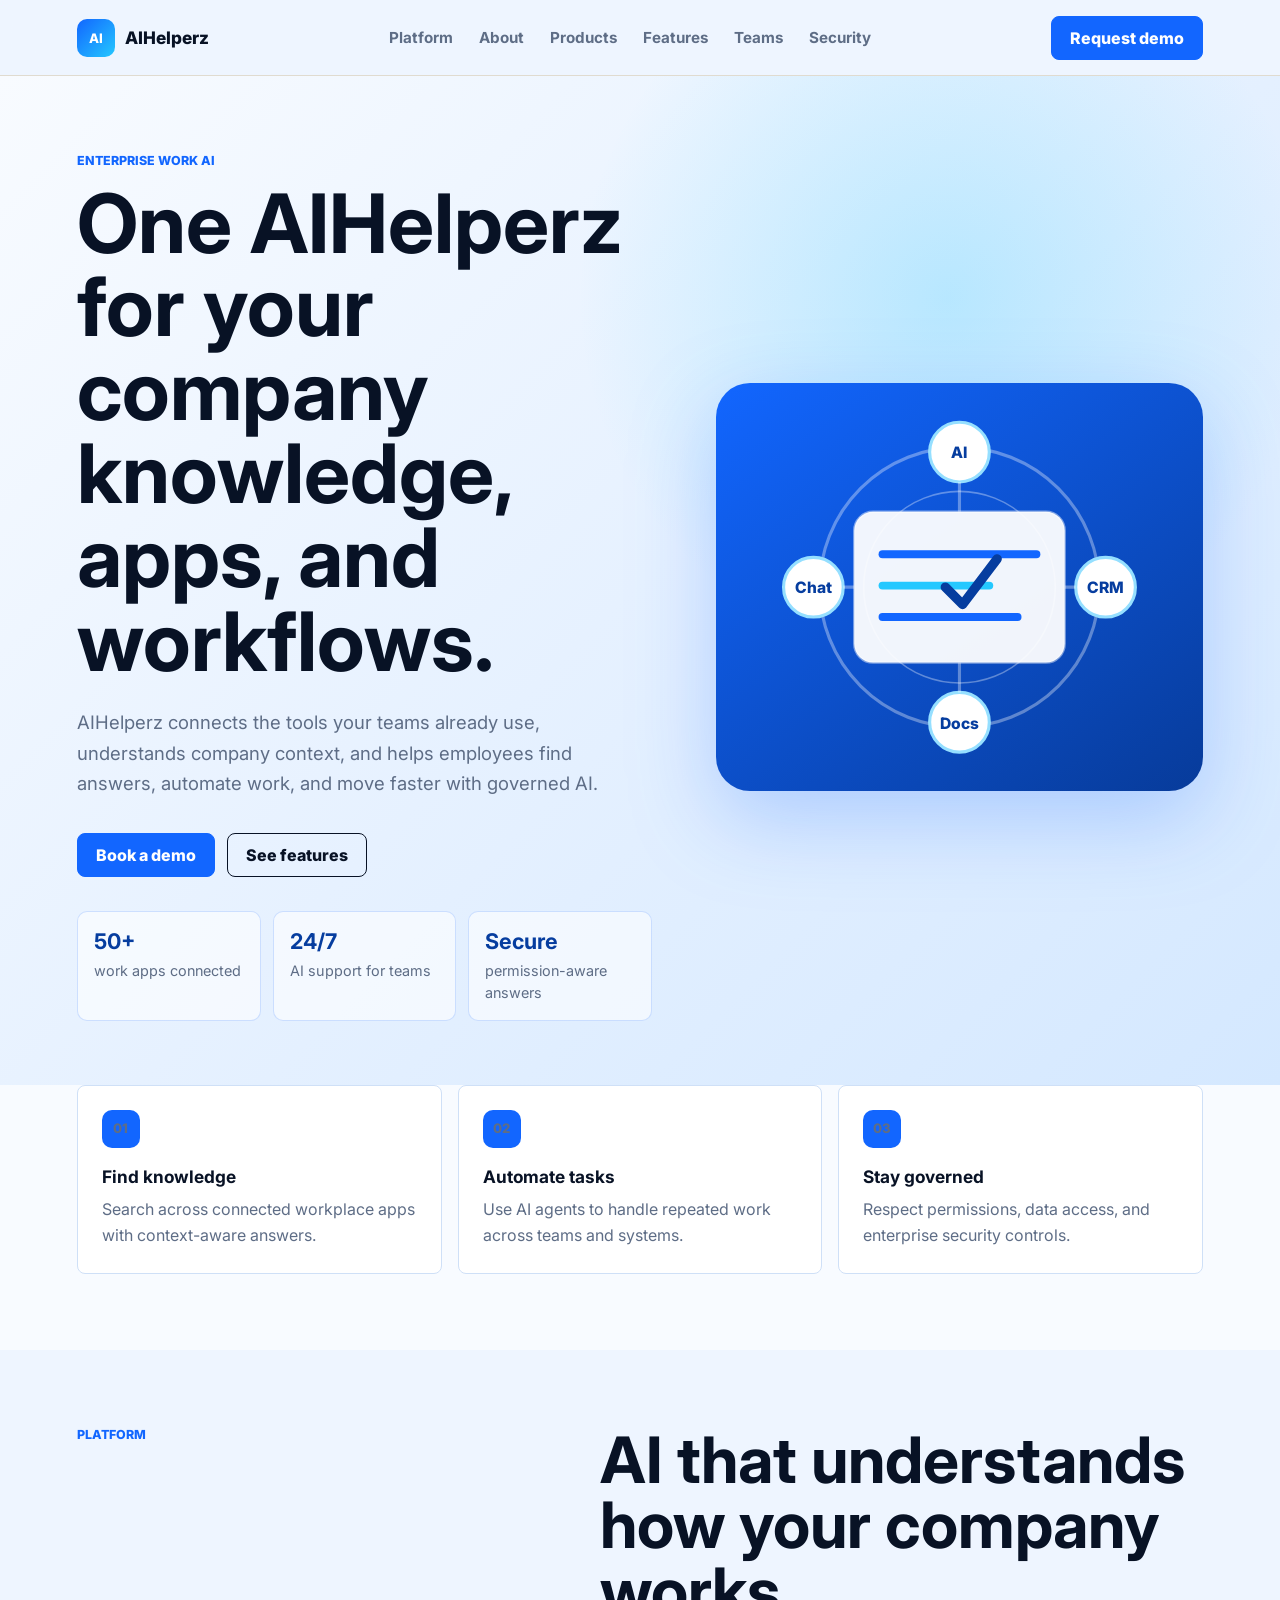
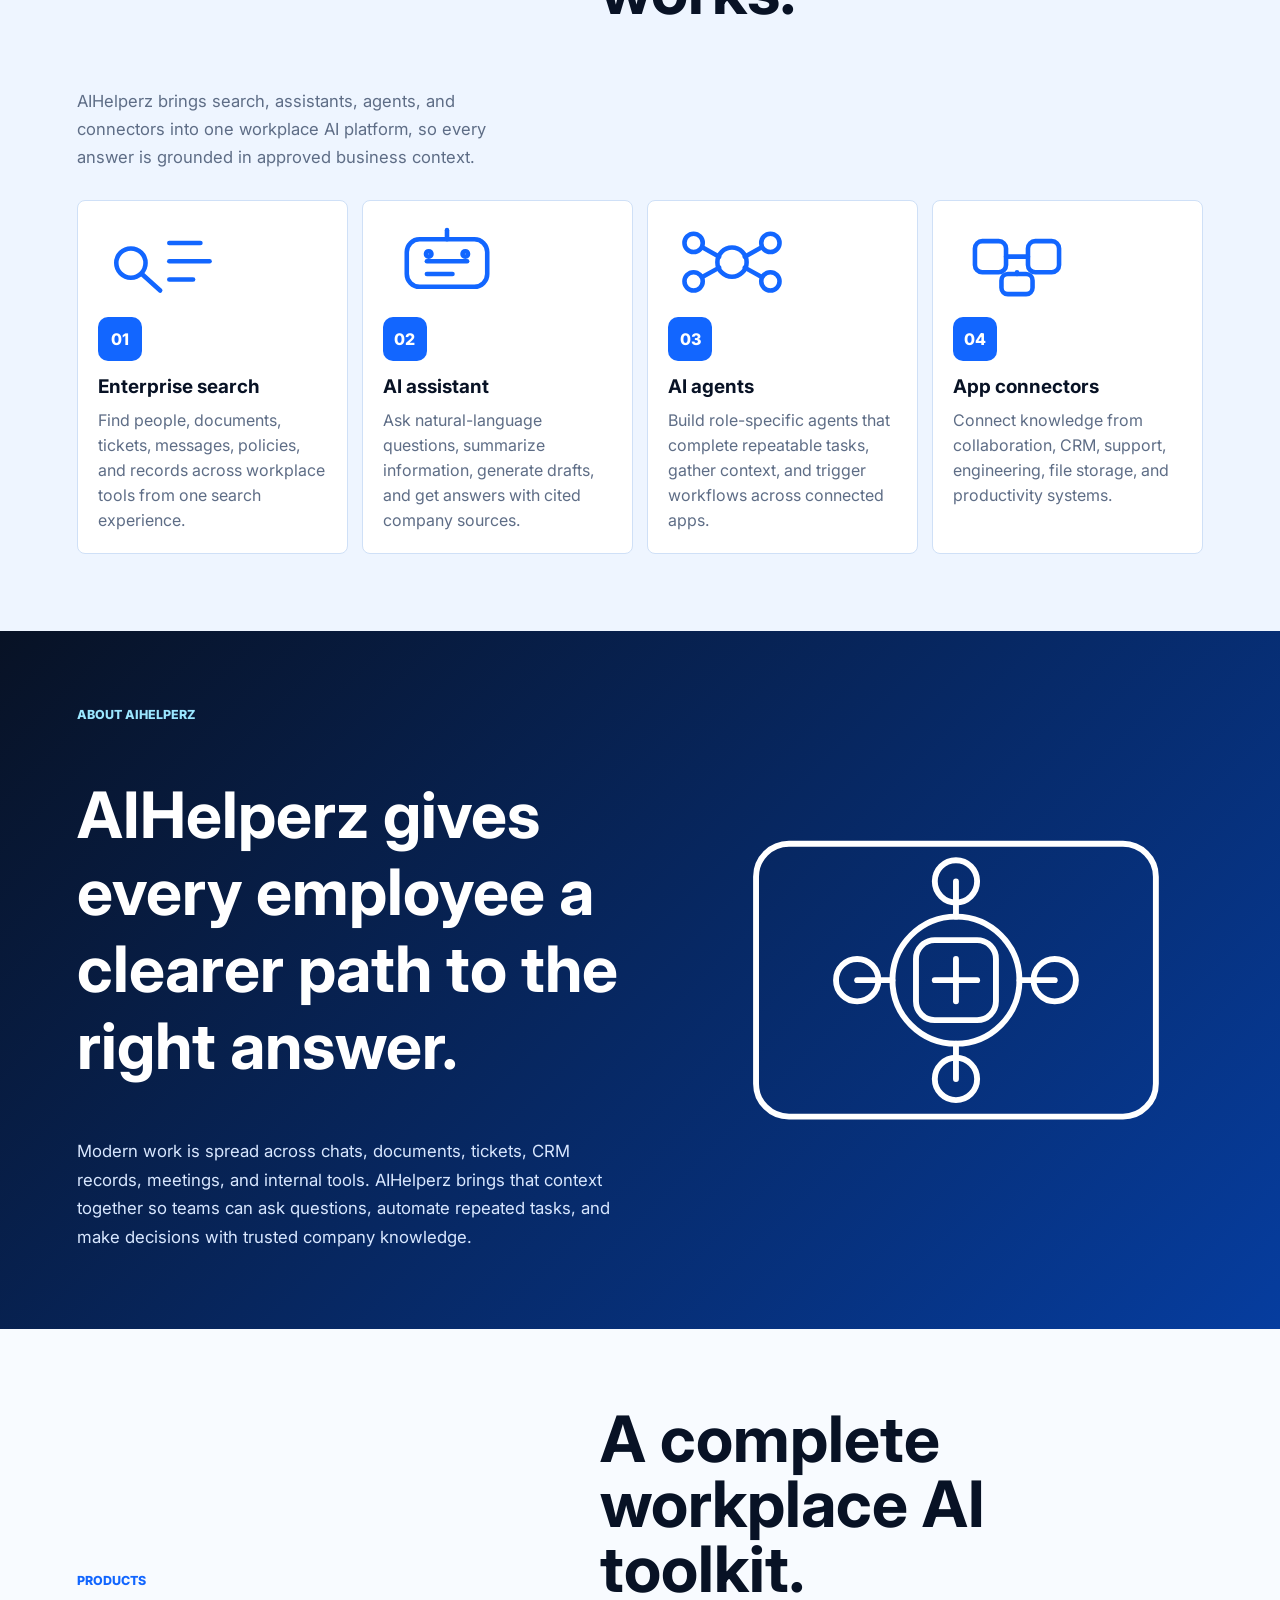
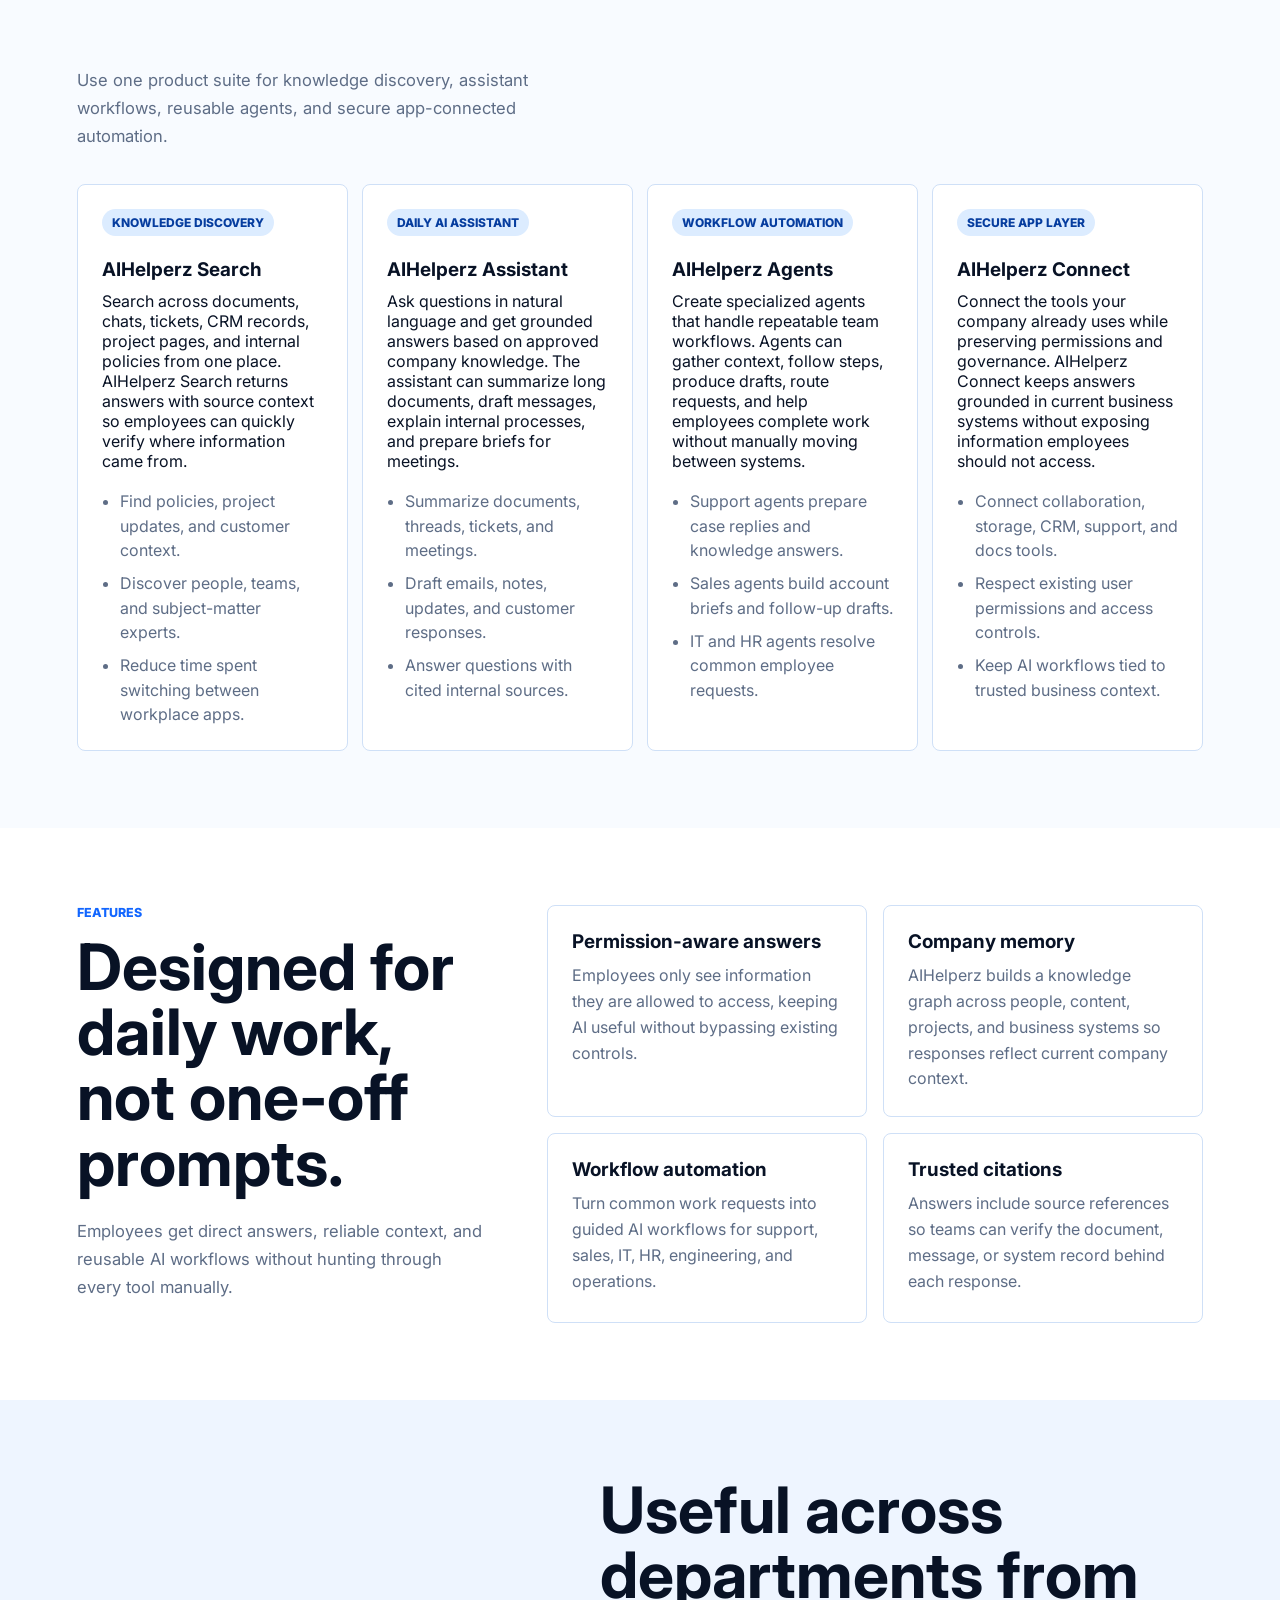
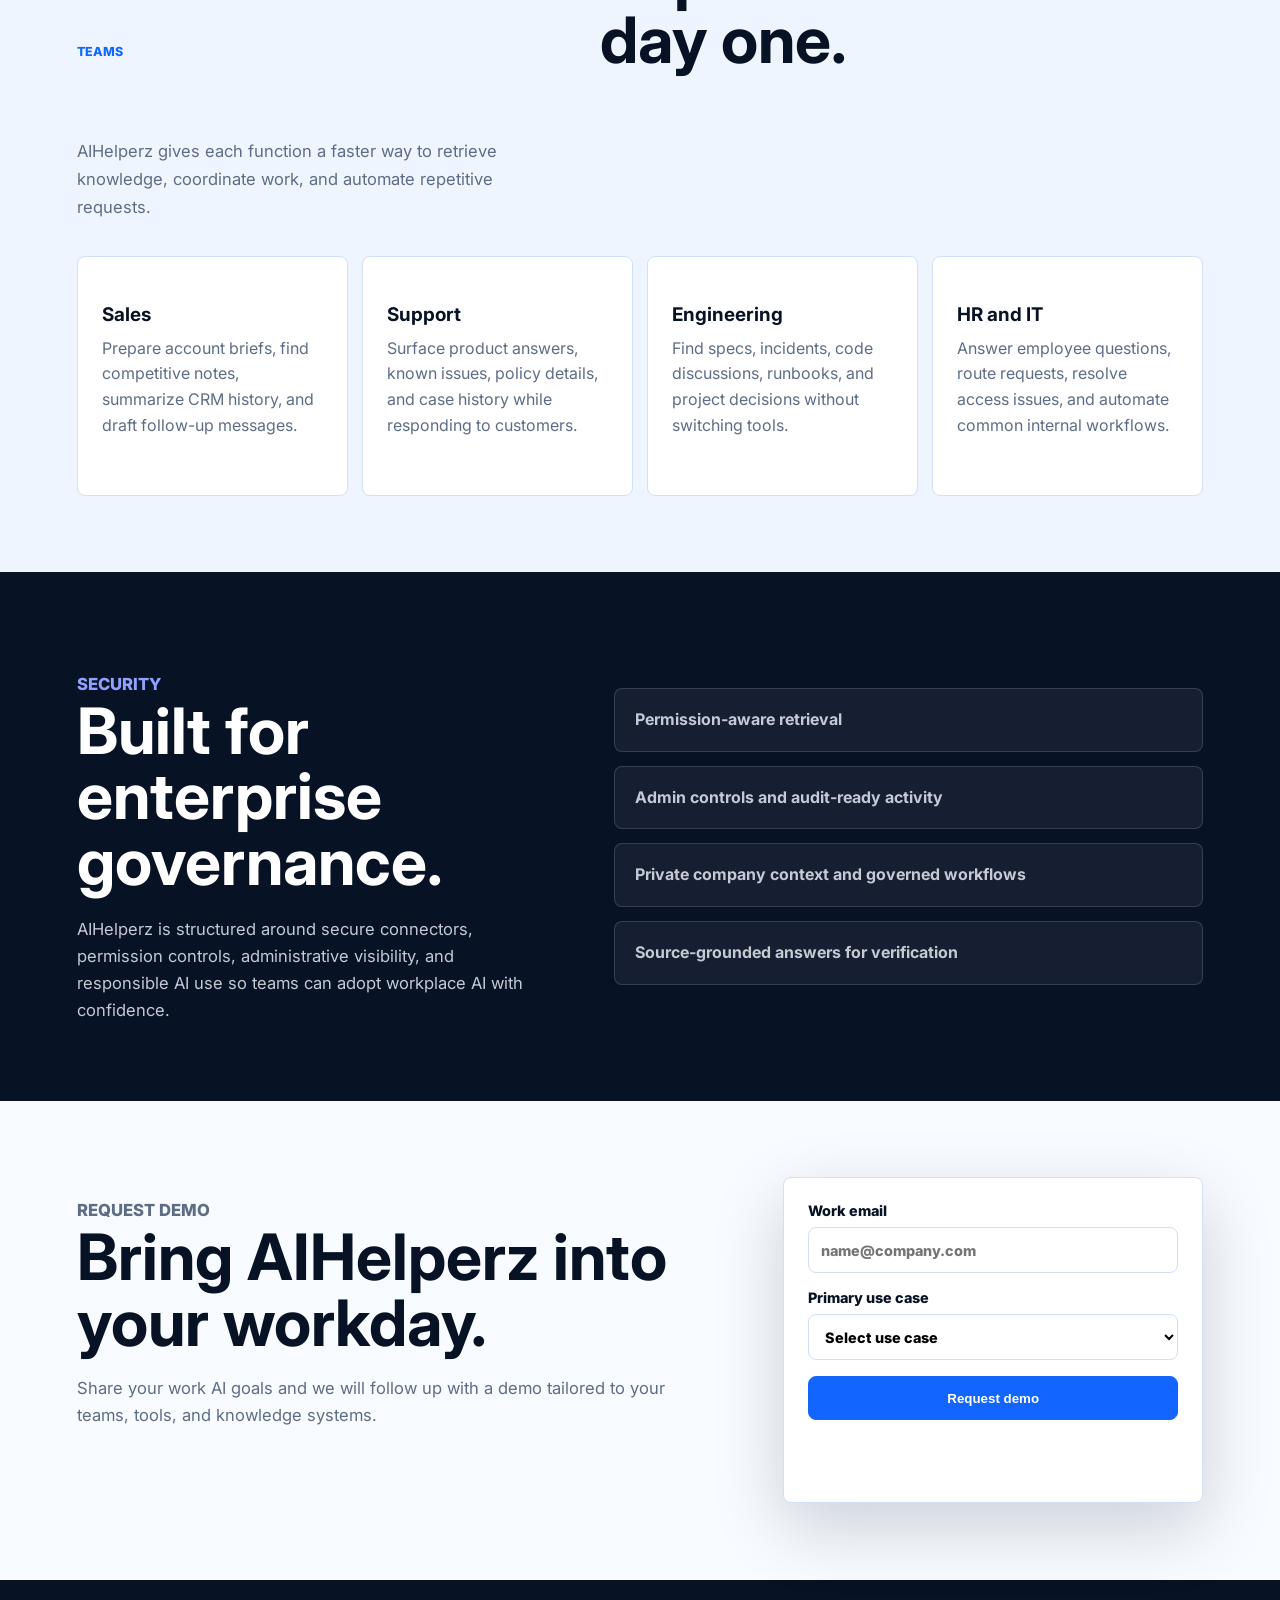
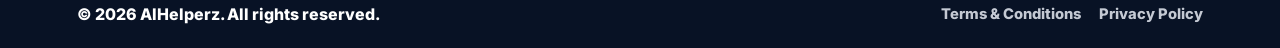
<file: index.html>
<!DOCTYPE html>
<html lang="en">
<head>
  <meta charset="UTF-8">
  <meta name="viewport" content="width=device-width, initial-scale=1.0">
  <title>AIHelperz | Work AI for Every Team</title>
  <link rel="preconnect" href="https://fonts.googleapis.com">
  <link rel="preconnect" href="https://fonts.gstatic.com" crossorigin>
  <link href="https://fonts.googleapis.com/css2?family=Inter:wght@400;500;600;700;800&display=swap" rel="stylesheet">
  <link rel="stylesheet" href="styles.css">
</head>
<body>
  <header class="site-header">
    <a class="brand" href="#top" aria-label="AIHelperz home">
      <span class="brand-mark">AI</span>
      <span>AIHelperz</span>
    </a>
    <nav class="main-nav" aria-label="Primary navigation">
      <a href="#platform">Platform</a>
      <a href="#about">About</a>
      <a href="#products">Products</a>
      <a href="#features">Features</a>
      <a href="#teams">Teams</a>
      <a href="#security">Security</a>
    </nav>
    <a class="header-action" href="#contact">Request demo</a>
  </header>

  <main id="top">
    <section class="hero">
      <div class="hero-copy">
        <p class="eyebrow">Enterprise work AI</p>
        <h1>One AIHelperz for your company knowledge, apps, and workflows.</h1>
        <p class="hero-lede">
          AIHelperz connects the tools your teams already use, understands company context, and helps employees find answers, automate work, and move faster with governed AI.
        </p>
        <div class="hero-actions">
          <a class="primary-button" href="#contact">Book a demo</a>
          <a class="secondary-button" href="#features">See features</a>
        </div>
        <div class="hero-stats" aria-label="AIHelperz highlights">
          <article>
            <strong>50+</strong>
            <span>work apps connected</span>
          </article>
          <article>
            <strong>24/7</strong>
            <span>AI support for teams</span>
          </article>
          <article>
            <strong>Secure</strong>
            <span>permission-aware answers</span>
          </article>
        </div>
      </div>

      <div class="hero-art" aria-label="AIHelperz blue product illustration">
        <svg viewBox="0 0 620 520" role="img" aria-label="AIHelperz connects people, apps, and knowledge through AI">
          <rect class="art-bg" x="0" y="0" width="620" height="520" rx="34"></rect>
          <circle class="art-orbit" cx="310" cy="260" r="178"></circle>
          <circle class="art-orbit thin" cx="310" cy="260" r="122"></circle>
          <rect class="art-panel" x="176" y="164" width="268" height="192" rx="24"></rect>
          <path class="art-line" d="M212 218h196"></path>
          <path class="art-line short" d="M212 258h136"></path>
          <path class="art-line" d="M212 298h172"></path>
          <circle class="art-node" cx="310" cy="88" r="38"></circle>
          <circle class="art-node" cx="496" cy="260" r="38"></circle>
          <circle class="art-node" cx="310" cy="432" r="38"></circle>
          <circle class="art-node" cx="124" cy="260" r="38"></circle>
          <path class="art-connector" d="M310 126v38"></path>
          <path class="art-connector" d="M458 260h-14"></path>
          <path class="art-connector" d="M310 394v-38"></path>
          <path class="art-connector" d="M162 260h14"></path>
          <path class="art-spark" d="M292 260l22 22 44-58"></path>
          <text x="310" y="96" text-anchor="middle">AI</text>
          <text x="496" y="268" text-anchor="middle">CRM</text>
          <text x="310" y="440" text-anchor="middle">Docs</text>
          <text x="124" y="268" text-anchor="middle">Chat</text>
        </svg>
      </div>
    </section>

    <section class="trust-band" aria-label="AIHelperz outcomes">
      <article>
        <span class="trust-icon">01</span>
        <strong>Find knowledge</strong>
        <span>Search across connected workplace apps with context-aware answers.</span>
      </article>
      <article>
        <span class="trust-icon">02</span>
        <strong>Automate tasks</strong>
        <span>Use AI agents to handle repeated work across teams and systems.</span>
      </article>
      <article>
        <span class="trust-icon">03</span>
        <strong>Stay governed</strong>
        <span>Respect permissions, data access, and enterprise security controls.</span>
      </article>
    </section>

    <section class="section" id="platform">
      <div class="section-heading">
        <p class="eyebrow">Platform</p>
        <h2>AI that understands how your company works.</h2>
        <p>AIHelperz brings search, assistants, agents, and connectors into one workplace AI platform, so every answer is grounded in approved business context.</p>
      </div>
      <div class="platform-grid">
        <article>
          <svg class="card-svg" viewBox="0 0 140 90" aria-hidden="true">
            <circle cx="36" cy="46" r="16"></circle>
            <path d="M48 58l20 18"></path>
            <path d="M78 24h34"></path>
            <path d="M78 44h44"></path>
            <path d="M78 64h26"></path>
          </svg>
          <span class="icon">01</span>
          <h3>Enterprise search</h3>
          <p>Find people, documents, tickets, messages, policies, and records across workplace tools from one search experience.</p>
        </article>
        <article>
          <svg class="card-svg" viewBox="0 0 140 90" aria-hidden="true">
            <rect x="26" y="20" width="88" height="52" rx="14"></rect>
            <path d="M48 44h44"></path>
            <path d="M48 58h28"></path>
            <path d="M70 10v10"></path>
            <circle cx="50" cy="36" r="3"></circle>
            <circle cx="90" cy="36" r="3"></circle>
          </svg>
          <span class="icon">02</span>
          <h3>AI assistant</h3>
          <p>Ask natural-language questions, summarize information, generate drafts, and get answers with cited company sources.</p>
        </article>
        <article>
          <svg class="card-svg" viewBox="0 0 140 90" aria-hidden="true">
            <circle cx="70" cy="45" r="16"></circle>
            <circle cx="28" cy="24" r="10"></circle>
            <circle cx="112" cy="24" r="10"></circle>
            <circle cx="28" cy="66" r="10"></circle>
            <circle cx="112" cy="66" r="10"></circle>
            <path d="M38 29l18 10"></path>
            <path d="M102 29L84 39"></path>
            <path d="M38 61l18-10"></path>
            <path d="M102 61L84 51"></path>
          </svg>
          <span class="icon">03</span>
          <h3>AI agents</h3>
          <p>Build role-specific agents that complete repeatable tasks, gather context, and trigger workflows across connected apps.</p>
        </article>
        <article>
          <svg class="card-svg" viewBox="0 0 140 90" aria-hidden="true">
            <rect x="24" y="22" width="34" height="34" rx="8"></rect>
            <rect x="82" y="22" width="34" height="34" rx="8"></rect>
            <rect x="53" y="58" width="34" height="22" rx="7"></rect>
            <path d="M58 39h24"></path>
            <path d="M70 56v2"></path>
          </svg>
          <span class="icon">04</span>
          <h3>App connectors</h3>
          <p>Connect knowledge from collaboration, CRM, support, engineering, file storage, and productivity systems.</p>
        </article>
      </div>
    </section>

    <section class="about" id="about">
      <div>
        <p class="eyebrow">About AIHelperz</p>
        <h2>AIHelperz gives every employee a clearer path to the right answer.</h2>
        <p>Modern work is spread across chats, documents, tickets, CRM records, meetings, and internal tools. AIHelperz brings that context together so teams can ask questions, automate repeated tasks, and make decisions with trusted company knowledge.</p>
      </div>
      <div class="about-visual">
        <svg viewBox="0 0 420 320" role="img" aria-label="Connected workplace knowledge illustration">
          <rect x="40" y="44" width="340" height="232" rx="28"></rect>
          <circle cx="210" cy="160" r="54"></circle>
          <path d="M210 76v30"></path>
          <path d="M210 214v30"></path>
          <path d="M126 160h30"></path>
          <path d="M264 160h30"></path>
          <rect x="176" y="126" width="68" height="68" rx="16"></rect>
          <path d="M192 160h36"></path>
          <path d="M210 142v36"></path>
          <circle cx="210" cy="76" r="18"></circle>
          <circle cx="210" cy="244" r="18"></circle>
          <circle cx="126" cy="160" r="18"></circle>
          <circle cx="294" cy="160" r="18"></circle>
        </svg>
      </div>
    </section>

    <section class="products" id="products">
      <div class="section-heading">
        <p class="eyebrow">Products</p>
        <h2>A complete workplace AI toolkit.</h2>
        <p>Use one product suite for knowledge discovery, assistant workflows, reusable agents, and secure app-connected automation.</p>
      </div>
      <div class="product-grid">
        <article>
          <span class="product-tag">Knowledge discovery</span>
          <h3>AIHelperz Search</h3>
          <p>Search across documents, chats, tickets, CRM records, project pages, and internal policies from one place. AIHelperz Search returns answers with source context so employees can quickly verify where information came from.</p>
          <ul>
            <li>Find policies, project updates, and customer context.</li>
            <li>Discover people, teams, and subject-matter experts.</li>
            <li>Reduce time spent switching between workplace apps.</li>
          </ul>
        </article>
        <article>
          <span class="product-tag">Daily AI assistant</span>
          <h3>AIHelperz Assistant</h3>
          <p>Ask questions in natural language and get grounded answers based on approved company knowledge. The assistant can summarize long documents, draft messages, explain internal processes, and prepare briefs for meetings.</p>
          <ul>
            <li>Summarize documents, threads, tickets, and meetings.</li>
            <li>Draft emails, notes, updates, and customer responses.</li>
            <li>Answer questions with cited internal sources.</li>
          </ul>
        </article>
        <article>
          <span class="product-tag">Workflow automation</span>
          <h3>AIHelperz Agents</h3>
          <p>Create specialized agents that handle repeatable team workflows. Agents can gather context, follow steps, produce drafts, route requests, and help employees complete work without manually moving between systems.</p>
          <ul>
            <li>Support agents prepare case replies and knowledge answers.</li>
            <li>Sales agents build account briefs and follow-up drafts.</li>
            <li>IT and HR agents resolve common employee requests.</li>
          </ul>
        </article>
        <article>
          <span class="product-tag">Secure app layer</span>
          <h3>AIHelperz Connect</h3>
          <p>Connect the tools your company already uses while preserving permissions and governance. AIHelperz Connect keeps answers grounded in current business systems without exposing information employees should not access.</p>
          <ul>
            <li>Connect collaboration, storage, CRM, support, and docs tools.</li>
            <li>Respect existing user permissions and access controls.</li>
            <li>Keep AI workflows tied to trusted business context.</li>
          </ul>
        </article>
      </div>
    </section>

    <section class="features" id="features">
      <div>
        <p class="eyebrow">Features</p>
        <h2>Designed for daily work, not one-off prompts.</h2>
        <p class="section-note">Employees get direct answers, reliable context, and reusable AI workflows without hunting through every tool manually.</p>
      </div>
      <div class="feature-list">
        <article>
          <h3>Permission-aware answers</h3>
          <p>Employees only see information they are allowed to access, keeping AI useful without bypassing existing controls.</p>
        </article>
        <article>
          <h3>Company memory</h3>
          <p>AIHelperz builds a knowledge graph across people, content, projects, and business systems so responses reflect current company context.</p>
        </article>
        <article>
          <h3>Workflow automation</h3>
          <p>Turn common work requests into guided AI workflows for support, sales, IT, HR, engineering, and operations.</p>
        </article>
        <article>
          <h3>Trusted citations</h3>
          <p>Answers include source references so teams can verify the document, message, or system record behind each response.</p>
        </article>
      </div>
    </section>

    <section class="teams" id="teams">
      <div class="section-heading">
        <p class="eyebrow">Teams</p>
        <h2>Useful across departments from day one.</h2>
        <p>AIHelperz gives each function a faster way to retrieve knowledge, coordinate work, and automate repetitive requests.</p>
      </div>
      <div class="team-grid">
        <article>
          <h3>Sales</h3>
          <p>Prepare account briefs, find competitive notes, summarize CRM history, and draft follow-up messages.</p>
        </article>
        <article>
          <h3>Support</h3>
          <p>Surface product answers, known issues, policy details, and case history while responding to customers.</p>
        </article>
        <article>
          <h3>Engineering</h3>
          <p>Find specs, incidents, code discussions, runbooks, and project decisions without switching tools.</p>
        </article>
        <article>
          <h3>HR and IT</h3>
          <p>Answer employee questions, route requests, resolve access issues, and automate common internal workflows.</p>
        </article>
      </div>
    </section>

    <section class="security" id="security">
      <div>
        <p class="eyebrow">Security</p>
        <h2>Built for enterprise governance.</h2>
        <p>AIHelperz is structured around secure connectors, permission controls, administrative visibility, and responsible AI use so teams can adopt workplace AI with confidence.</p>
      </div>
      <ul>
        <li>Permission-aware retrieval</li>
        <li>Admin controls and audit-ready activity</li>
        <li>Private company context and governed workflows</li>
        <li>Source-grounded answers for verification</li>
      </ul>
    </section>

    <section class="contact" id="contact">
      <div>
        <p class="eyebrow">Request demo</p>
        <h2>Bring AIHelperz into your workday.</h2>
        <p>Share your work AI goals and we will follow up with a demo tailored to your teams, tools, and knowledge systems.</p>
      </div>
      <form class="contact-form">
        <label>
          Work email
          <input type="email" placeholder="name@company.com" required>
        </label>
        <label>
          Primary use case
          <select required>
            <option value="">Select use case</option>
            <option>Enterprise search</option>
            <option>AI assistant</option>
            <option>AI agents</option>
            <option>Workflow automation</option>
          </select>
        </label>
        <button type="submit">Request demo</button>
        <p class="form-note" role="status" aria-live="polite"></p>
      </form>
    </section>
  </main>

  <footer class="site-footer">
    <span>&copy; 2026 AIHelperz. All rights reserved.</span>
    <nav aria-label="Footer navigation">
      <a href="terms.html">Terms &amp; Conditions</a>
      <a href="privacy.html">Privacy Policy</a>
    </nav>
  </footer>

  <script src="script.js"></script>
</body>
</html>
</file>
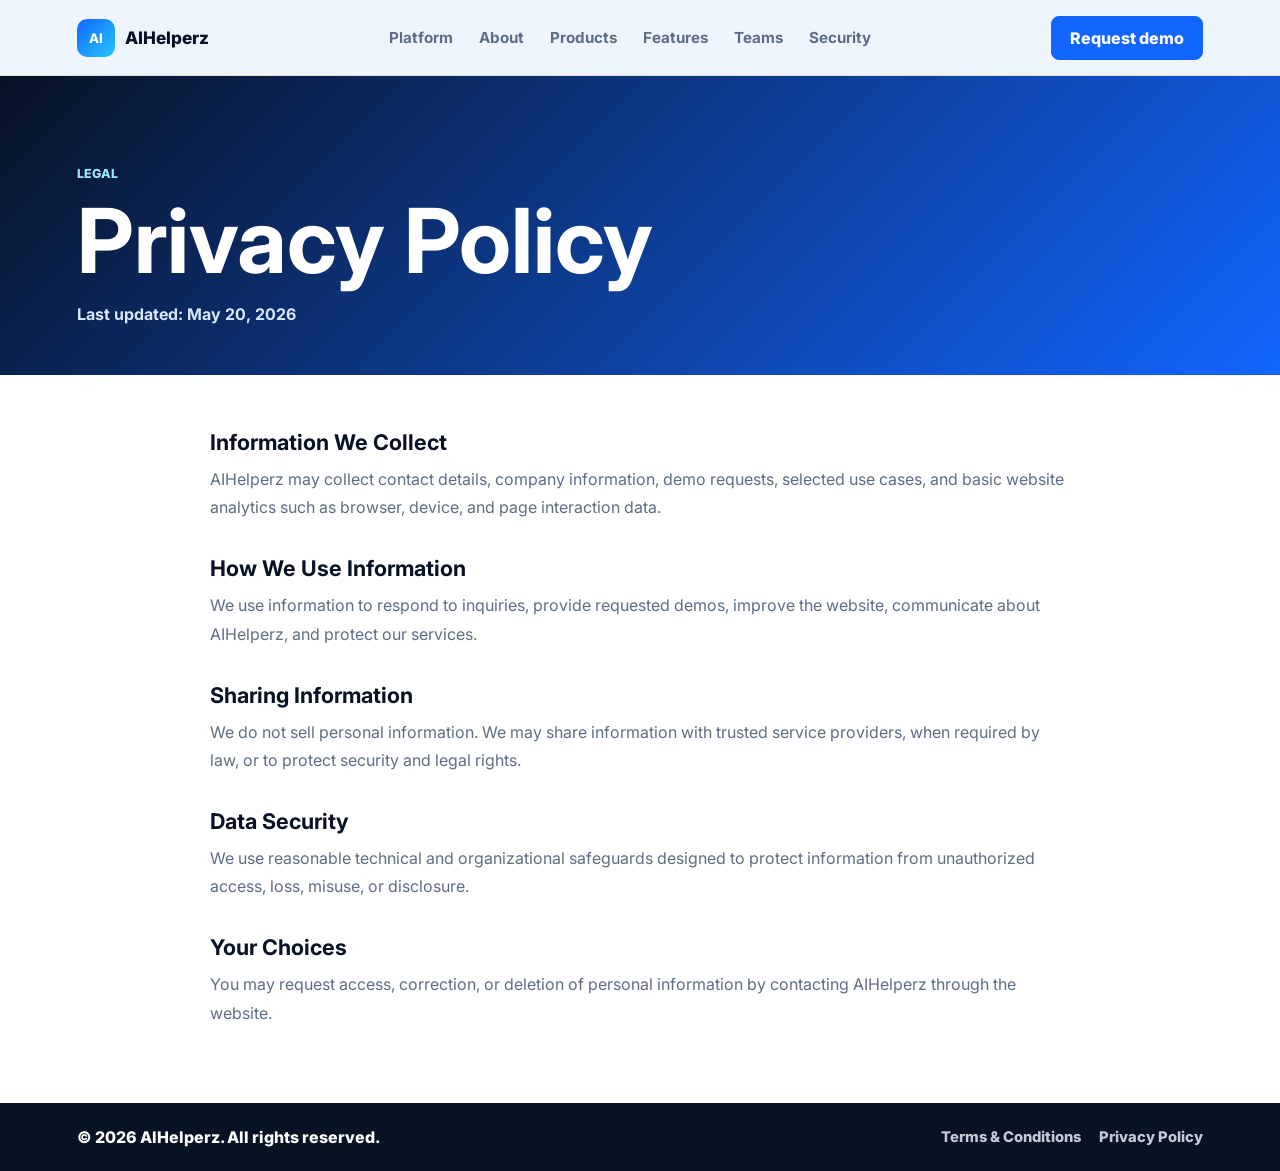
<file: privacy.html>
<!DOCTYPE html>
<html lang="en">
<head>
  <meta charset="UTF-8">
  <meta name="viewport" content="width=device-width, initial-scale=1.0">
  <title>Privacy Policy | AIHelperz</title>
  <link rel="preconnect" href="https://fonts.googleapis.com">
  <link rel="preconnect" href="https://fonts.gstatic.com" crossorigin>
  <link href="https://fonts.googleapis.com/css2?family=Inter:wght@400;500;600;700;800&display=swap" rel="stylesheet">
  <link rel="stylesheet" href="styles.css">
</head>
<body>
  <header class="site-header">
    <a class="brand" href="index.html" aria-label="AIHelperz home">
      <span class="brand-mark">AI</span>
      <span>AIHelperz</span>
    </a>
    <nav class="main-nav" aria-label="Primary navigation">
      <a href="index.html#platform">Platform</a>
      <a href="index.html#about">About</a>
      <a href="index.html#products">Products</a>
      <a href="index.html#features">Features</a>
      <a href="index.html#teams">Teams</a>
      <a href="index.html#security">Security</a>
    </nav>
    <a class="header-action" href="index.html#contact">Request demo</a>
  </header>

  <main class="legal-page">
    <section class="legal-hero">
      <p class="eyebrow">Legal</p>
      <h1>Privacy Policy</h1>
      <p>Last updated: May 20, 2026</p>
    </section>
    <section class="legal-content">
      <h2>Information We Collect</h2>
      <p>AIHelperz may collect contact details, company information, demo requests, selected use cases, and basic website analytics such as browser, device, and page interaction data.</p>
      <h2>How We Use Information</h2>
      <p>We use information to respond to inquiries, provide requested demos, improve the website, communicate about AIHelperz, and protect our services.</p>
      <h2>Sharing Information</h2>
      <p>We do not sell personal information. We may share information with trusted service providers, when required by law, or to protect security and legal rights.</p>
      <h2>Data Security</h2>
      <p>We use reasonable technical and organizational safeguards designed to protect information from unauthorized access, loss, misuse, or disclosure.</p>
      <h2>Your Choices</h2>
      <p>You may request access, correction, or deletion of personal information by contacting AIHelperz through the website.</p>
    </section>
  </main>

  <footer class="site-footer">
    <span>&copy; 2026 AIHelperz. All rights reserved.</span>
    <nav aria-label="Footer navigation">
      <a href="terms.html">Terms &amp; Conditions</a>
      <a href="privacy.html">Privacy Policy</a>
    </nav>
  </footer>
</body>
</html>
</file>
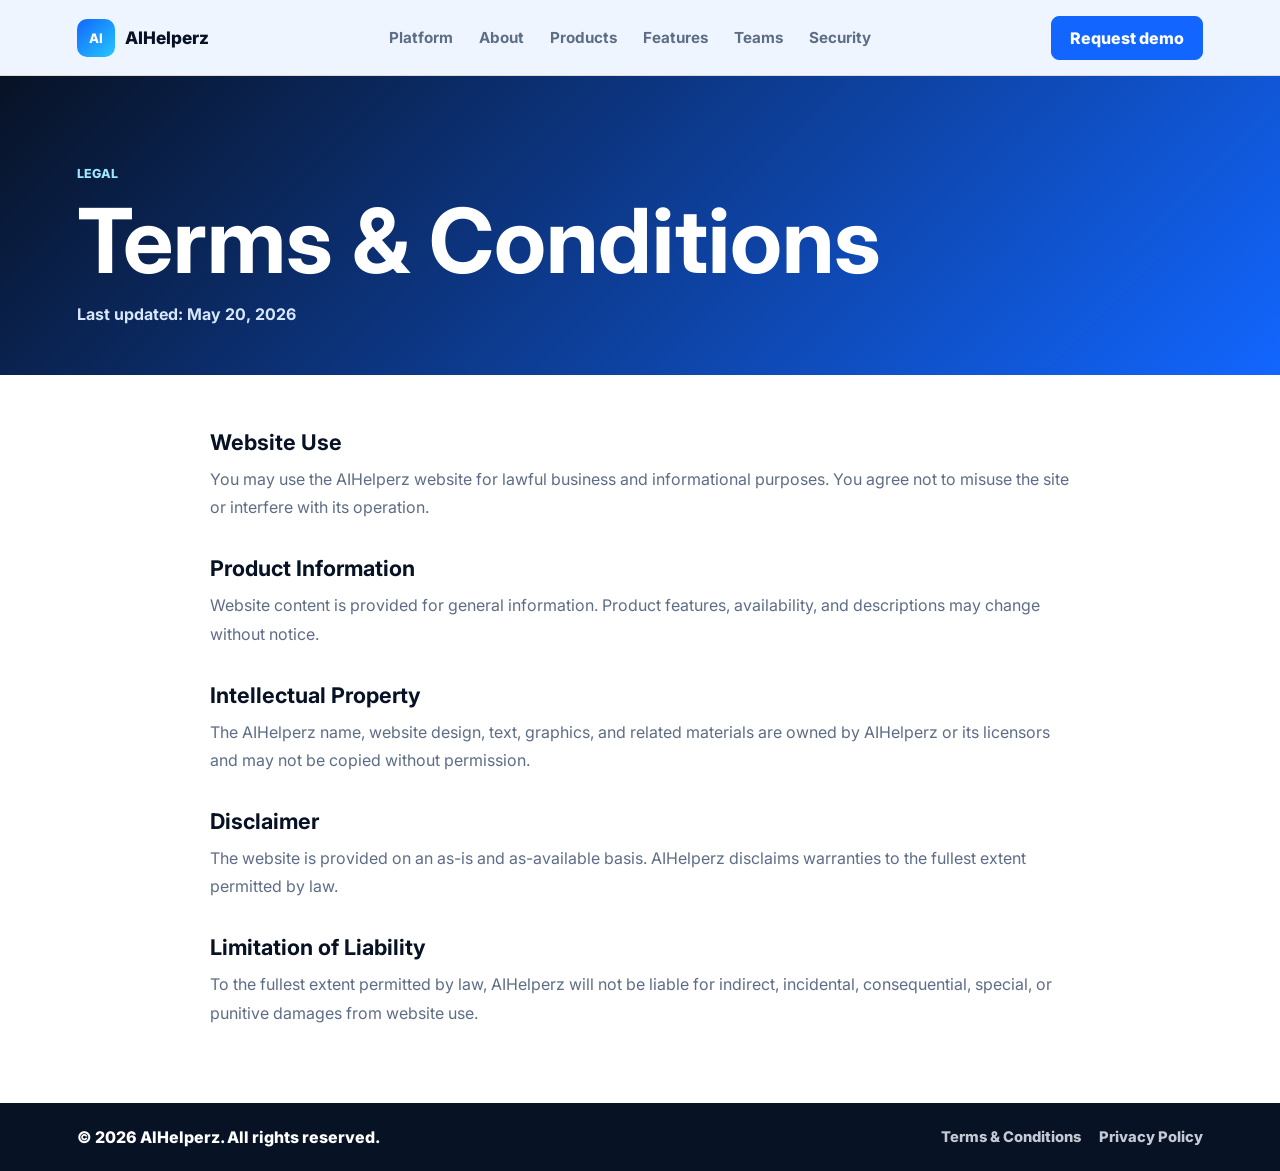
<file: terms.html>
<!DOCTYPE html>
<html lang="en">
<head>
  <meta charset="UTF-8">
  <meta name="viewport" content="width=device-width, initial-scale=1.0">
  <title>Terms &amp; Conditions | AIHelperz</title>
  <link rel="preconnect" href="https://fonts.googleapis.com">
  <link rel="preconnect" href="https://fonts.gstatic.com" crossorigin>
  <link href="https://fonts.googleapis.com/css2?family=Inter:wght@400;500;600;700;800&display=swap" rel="stylesheet">
  <link rel="stylesheet" href="styles.css">
</head>
<body>
  <header class="site-header">
    <a class="brand" href="index.html" aria-label="AIHelperz home">
      <span class="brand-mark">AI</span>
      <span>AIHelperz</span>
    </a>
    <nav class="main-nav" aria-label="Primary navigation">
      <a href="index.html#platform">Platform</a>
      <a href="index.html#about">About</a>
      <a href="index.html#products">Products</a>
      <a href="index.html#features">Features</a>
      <a href="index.html#teams">Teams</a>
      <a href="index.html#security">Security</a>
    </nav>
    <a class="header-action" href="index.html#contact">Request demo</a>
  </header>

  <main class="legal-page">
    <section class="legal-hero">
      <p class="eyebrow">Legal</p>
      <h1>Terms &amp; Conditions</h1>
      <p>Last updated: May 20, 2026</p>
    </section>
    <section class="legal-content">
      <h2>Website Use</h2>
      <p>You may use the AIHelperz website for lawful business and informational purposes. You agree not to misuse the site or interfere with its operation.</p>
      <h2>Product Information</h2>
      <p>Website content is provided for general information. Product features, availability, and descriptions may change without notice.</p>
      <h2>Intellectual Property</h2>
      <p>The AIHelperz name, website design, text, graphics, and related materials are owned by AIHelperz or its licensors and may not be copied without permission.</p>
      <h2>Disclaimer</h2>
      <p>The website is provided on an as-is and as-available basis. AIHelperz disclaims warranties to the fullest extent permitted by law.</p>
      <h2>Limitation of Liability</h2>
      <p>To the fullest extent permitted by law, AIHelperz will not be liable for indirect, incidental, consequential, special, or punitive damages from website use.</p>
    </section>
  </main>

  <footer class="site-footer">
    <span>&copy; 2026 AIHelperz. All rights reserved.</span>
    <nav aria-label="Footer navigation">
      <a href="terms.html">Terms &amp; Conditions</a>
      <a href="privacy.html">Privacy Policy</a>
    </nav>
  </footer>
</body>
</html>
</file>
<file: styles.css>
:root {
  --ink: #081225;
  --paper: #eef5ff;
  --panel: #ffffff;
  --muted: #5e6d86;
  --line: #cfe0f7;
  --blue: #1266ff;
  --deep-blue: #063d9f;
  --cyan: #24c8ff;
  --soft-blue: #dcecff;
  --shadow: 0 24px 70px rgba(8, 18, 37, 0.18);
  --section-pad: clamp(56px, 6vw, 96px);
}

* {
  box-sizing: border-box;
}

html {
  scroll-behavior: smooth;
}

body {
  margin: 0;
  color: var(--ink);
  background: var(--paper);
  font-family: Inter, Arial, sans-serif;
}

a {
  color: inherit;
  text-decoration: none;
}

.site-header {
  position: sticky;
  top: 0;
  z-index: 20;
  display: flex;
  align-items: center;
  justify-content: space-between;
  gap: 24px;
  min-height: 76px;
  padding: 0 6vw;
  border-bottom: 1px solid rgba(222, 216, 203, 0.9);
  background: rgba(238, 245, 255, 0.9);
  backdrop-filter: blur(16px);
}

.brand {
  display: inline-flex;
  align-items: center;
  gap: 10px;
  font-weight: 800;
  font-size: 1.08rem;
}

.brand-mark {
  display: grid;
  width: 38px;
  height: 38px;
  place-items: center;
  color: #fff;
  border-radius: 10px;
  background: linear-gradient(135deg, var(--blue), var(--cyan));
  font-size: 0.82rem;
  letter-spacing: 0;
}

.main-nav {
  display: flex;
  gap: 26px;
  color: var(--muted);
  font-size: 0.95rem;
  font-weight: 700;
}

.main-nav a:hover {
  color: var(--ink);
}

.header-action,
.primary-button,
.secondary-button,
.contact-form button {
  display: inline-flex;
  align-items: center;
  justify-content: center;
  min-height: 44px;
  padding: 0 18px;
  border: 1px solid var(--ink);
  border-radius: 8px;
  font-weight: 800;
  cursor: pointer;
}

.header-action,
.primary-button,
.contact-form button {
  color: #fff;
  border-color: var(--blue);
  background: var(--blue);
}

.secondary-button {
  background: transparent;
}

.hero {
  display: grid;
  grid-template-columns: minmax(0, 1.04fr) minmax(360px, 0.88fr);
  gap: clamp(32px, 5vw, 72px);
  align-items: center;
  min-height: min(820px, calc(100vh - 76px));
  padding: clamp(64px, 6vw, 92px) 6vw clamp(44px, 5vw, 72px);
  background:
    radial-gradient(circle at 74% 22%, rgba(36, 200, 255, 0.24), transparent 30%),
    linear-gradient(135deg, #f8fbff 0%, #e6f1ff 50%, #d4e8ff 100%);
}

.eyebrow {
  margin: 0 0 14px;
  color: var(--blue);
  font-size: 0.78rem;
  font-weight: 800;
  letter-spacing: 0;
  text-transform: uppercase;
}

.hero h1,
.section-heading h2,
.features h2,
.security h2,
.contact h2 {
  margin: 0;
  line-height: 1.02;
  letter-spacing: 0;
}

.hero h1 {
  max-width: 920px;
  font-size: clamp(3rem, 6.4vw, 6.2rem);
}

.hero-lede {
  max-width: 680px;
  margin: 24px 0 0;
  color: var(--muted);
  font-size: 1.16rem;
  line-height: 1.65;
}

.hero-actions {
  display: flex;
  flex-wrap: wrap;
  gap: 12px;
  margin-top: 34px;
}

.hero-stats {
  display: grid;
  grid-template-columns: repeat(3, minmax(0, 1fr));
  gap: 12px;
  max-width: 650px;
  margin-top: 34px;
}

.hero-stats article {
  min-height: 98px;
  padding: 16px;
  border: 1px solid rgba(18, 102, 255, 0.18);
  border-radius: 10px;
  background: rgba(255, 255, 255, 0.58);
}

.hero-stats strong {
  display: block;
  margin-bottom: 6px;
  color: var(--deep-blue);
  font-size: 1.35rem;
}

.hero-stats span {
  color: var(--muted);
  font-size: 0.9rem;
  line-height: 1.45;
}

.hero-art {
  min-width: 0;
}

.hero-art svg {
  display: block;
  width: 100%;
  height: auto;
  filter: drop-shadow(0 28px 42px rgba(18, 102, 255, 0.25));
}

.art-bg {
  fill: transparent;
}

.hero-art svg {
  background: linear-gradient(145deg, #1266ff, #073b9a);
  border-radius: 34px;
}

.art-panel {
  fill: rgba(255, 255, 255, 0.94);
  stroke: rgba(255, 255, 255, 0.45);
  stroke-width: 3;
}

.art-orbit,
.art-connector {
  fill: none;
  stroke: rgba(255, 255, 255, 0.34);
  stroke-width: 4;
}

.art-orbit.thin {
  stroke-width: 2;
}

.art-node {
  fill: #ffffff;
  stroke: #95dfff;
  stroke-width: 4;
}

.art-line {
  fill: none;
  stroke: #1266ff;
  stroke-width: 10;
  stroke-linecap: round;
}

.art-line.short {
  stroke: #24c8ff;
}

.art-spark {
  fill: none;
  stroke: #063d9f;
  stroke-width: 12;
  stroke-linecap: round;
  stroke-linejoin: round;
}

.hero-art text {
  fill: #063d9f;
  font: 800 20px Inter, Arial, sans-serif;
}

.trust-band {
  display: grid;
  grid-template-columns: repeat(3, 1fr);
  gap: 16px;
  padding: 0 6vw var(--section-pad);
  background: #fffdf8;
  background: #f8fbff;
}

.trust-band article,
.platform-grid article,
.feature-list article,
.team-grid article,
.product-grid article {
  min-height: 210px;
  padding: 24px;
  border: 1px solid var(--line);
  border-radius: 8px;
  background: var(--panel);
}

.trust-band article {
  min-height: 170px;
}

.trust-icon {
  display: inline-grid;
  width: 38px;
  height: 38px;
  place-items: center;
  margin-bottom: 18px;
  color: #fff;
  border-radius: 10px;
  background: var(--blue);
  font-size: 0.82rem;
  font-weight: 800;
}

.trust-band strong {
  display: block;
  margin-bottom: 10px;
  font-size: 1.08rem;
}

.trust-band span,
.platform-grid p,
.feature-list p,
.team-grid p,
.security p,
.security li,
.contact p {
  color: var(--muted);
  line-height: 1.62;
}

.section,
.about,
.products,
.features,
.teams,
.security,
.contact {
  padding: var(--section-pad) 6vw;
}

.section-heading {
  display: grid;
  grid-template-columns: 0.76fr 1fr;
  gap: clamp(28px, 5vw, 72px);
  align-items: end;
  margin-bottom: 34px;
}

#platform .section-heading {
  align-items: start;
  margin-bottom: 28px;
}

.section-heading h2,
.about h2,
.features h2,
.security h2,
.contact h2 {
  font-size: clamp(2.25rem, 5vw, 4.5rem);
}

.section-heading p:last-child {
  margin: 0;
  color: var(--muted);
  font-size: 1.04rem;
  line-height: 1.7;
}

.platform-grid,
.team-grid,
.product-grid {
  display: grid;
  grid-template-columns: repeat(4, minmax(0, 1fr));
  gap: 14px;
}

.platform-grid article,
.product-grid article,
.team-grid article {
  min-height: 240px;
}

.platform-grid article {
  display: flex;
  flex-direction: column;
  min-height: 330px;
  padding: 20px;
}

.product-grid article {
  display: flex;
  flex-direction: column;
  min-height: 420px;
}

.product-tag {
  align-self: flex-start;
  padding: 6px 10px;
  color: var(--deep-blue);
  border-radius: 999px;
  background: var(--soft-blue);
  font-size: 0.75rem;
  font-weight: 800;
  text-transform: uppercase;
}

.product-grid ul {
  display: grid;
  gap: 9px;
  margin: 18px 0 0;
  padding-left: 18px;
  color: var(--muted);
  line-height: 1.52;
}

.card-svg {
  display: block;
  width: 100%;
  max-width: 128px;
  height: auto;
  margin-bottom: 14px;
  color: var(--blue);
}

.card-svg rect,
.card-svg circle,
.card-svg path {
  fill: none;
  stroke: currentColor;
  stroke-width: 5;
  stroke-linecap: round;
  stroke-linejoin: round;
}

.icon {
  display: grid;
  width: 44px;
  height: 44px;
  place-items: center;
  color: #fff;
  border-radius: 10px;
  background: var(--blue);
  font-weight: 800;
}

.platform-grid h3,
.product-grid h3,
.feature-list h3,
.team-grid h3 {
  margin: 22px 0 10px;
  font-size: 1.18rem;
}

.platform-grid h3 {
  margin-top: 14px;
}

.platform-grid p,
.product-grid p,
.feature-list p,
.team-grid p {
  margin: 0;
}

.platform-grid p {
  line-height: 1.56;
}

.about {
  display: grid;
  grid-template-columns: 0.9fr 0.8fr;
  gap: 6vw;
  align-items: center;
  color: #fff;
  background: linear-gradient(135deg, #081225, #063d9f);
}

.about p:last-child {
  margin: 22px 0 0;
  color: #d8e7ff;
  font-size: 1.05rem;
  line-height: 1.72;
}

.about .eyebrow {
  color: #9be7ff;
}

.about-visual svg {
  display: block;
  width: 100%;
  height: auto;
  color: #fff;
}

.about-visual rect,
.about-visual circle,
.about-visual path {
  fill: none;
  stroke: currentColor;
  stroke-width: 5;
  stroke-linecap: round;
  stroke-linejoin: round;
}

.products {
  background: #f8fbff;
}

.features {
  display: grid;
  grid-template-columns: 0.62fr 1fr;
  gap: clamp(28px, 5vw, 72px);
  background: #fff;
}

.section-note {
  max-width: 520px;
  margin: 22px 0 0;
  color: var(--muted);
  font-size: 1.04rem;
  line-height: 1.7;
}

.feature-list {
  display: grid;
  grid-template-columns: repeat(2, minmax(0, 1fr));
  gap: 16px;
}

.feature-list article {
  min-height: 190px;
}

.feature-list h3 {
  margin-top: 0;
}

.teams {
  background: var(--paper);
}

.security {
  display: grid;
  grid-template-columns: 0.78fr 1fr;
  gap: 6vw;
  color: #fff;
  background: var(--ink);
}

.security .eyebrow {
  color: #8fa2ff;
}

.security p,
.security li {
  color: #c4c9d3;
}

.security p {
  max-width: 720px;
  margin: 22px 0 0;
  font-size: 1.04rem;
}

.security ul {
  display: grid;
  gap: 14px;
  align-self: center;
  margin: 0;
  padding: 0;
  list-style: none;
}

.security li {
  padding: 18px 20px;
  border: 1px solid rgba(255, 255, 255, 0.14);
  border-radius: 8px;
  background: rgba(255, 255, 255, 0.06);
  font-weight: 700;
}

.contact {
  display: grid;
  grid-template-columns: 1fr 420px;
  gap: clamp(28px, 5vw, 72px);
  background: #f8fbff;
}

.contact p {
  max-width: 660px;
  margin: 20px 0 0;
  font-size: 1.04rem;
}

.contact-form {
  display: grid;
  gap: 16px;
  padding: 24px;
  border: 1px solid var(--line);
  border-radius: 8px;
  background: #fff;
  box-shadow: var(--shadow);
}

.contact-form label {
  display: grid;
  gap: 8px;
  font-size: 0.9rem;
  font-weight: 800;
}

.contact-form input,
.contact-form select {
  width: 100%;
  min-height: 46px;
  padding: 0 12px;
  border: 1px solid var(--line);
  border-radius: 8px;
  background: #fff;
  font: inherit;
}

.form-note {
  min-height: 22px;
  margin: 0;
  color: var(--muted);
  font-size: 0.9rem;
}

.site-footer {
  display: flex;
  align-items: center;
  justify-content: space-between;
  gap: 18px;
  padding: 24px 6vw;
  color: var(--muted);
  background: var(--ink);
}

.site-footer span:first-child {
  color: #fff;
  font-weight: 800;
}

.site-footer nav {
  display: flex;
  flex-wrap: wrap;
  gap: 18px;
  font-size: 0.92rem;
  font-weight: 800;
}

.site-footer a {
  color: #c4c9d3;
}

.site-footer a:hover {
  color: #fff;
}

.legal-page {
  background: #fff;
}

.legal-hero {
  padding: 7vw 6vw 4vw;
  color: #fff;
  background: linear-gradient(135deg, #081225, #1266ff);
}

.legal-hero .eyebrow {
  color: #9be7ff;
}

.legal-hero h1 {
  margin: 0;
  font-size: clamp(2.75rem, 7vw, 6rem);
  line-height: 1.02;
}

.legal-hero p:last-child {
  margin: 18px 0 0;
  color: #d8e7ff;
  font-weight: 700;
}

.legal-content {
  width: min(860px, calc(100% - 36px));
  margin: 0 auto;
  padding: 54px 0 76px;
}

.legal-content h2 {
  margin: 34px 0 10px;
  font-size: 1.35rem;
}

.legal-content h2:first-child {
  margin-top: 0;
}

.legal-content p {
  margin: 0;
  color: var(--muted);
  line-height: 1.76;
}

@media (max-width: 980px) {
  .main-nav {
    display: none;
  }

  .hero,
  .section-heading,
  .about,
  .features,
  .security,
  .contact {
    grid-template-columns: 1fr;
  }

  .hero {
    min-height: auto;
  }

  .platform-grid,
  .product-grid,
  .team-grid,
  .trust-band,
  .feature-list {
    grid-template-columns: repeat(2, minmax(0, 1fr));
  }

  .platform-grid article {
    min-height: 280px;
  }
}

@media (max-width: 620px) {
  .site-header {
    min-height: 68px;
    padding: 0 18px;
  }

  .header-action {
    display: none;
  }

  .hero,
  .section,
  .about,
  .products,
  .features,
  .teams,
  .security,
  .contact {
    padding: 48px 18px;
  }

  .hero h1 {
    font-size: 3rem;
  }

  .platform-grid,
  .product-grid,
  .team-grid,
  .trust-band,
  .feature-list,
  .hero-stats {
    grid-template-columns: 1fr;
  }

  .platform-grid article {
    min-height: auto;
  }

  .site-footer {
    flex-direction: column;
  }
}
</file>
